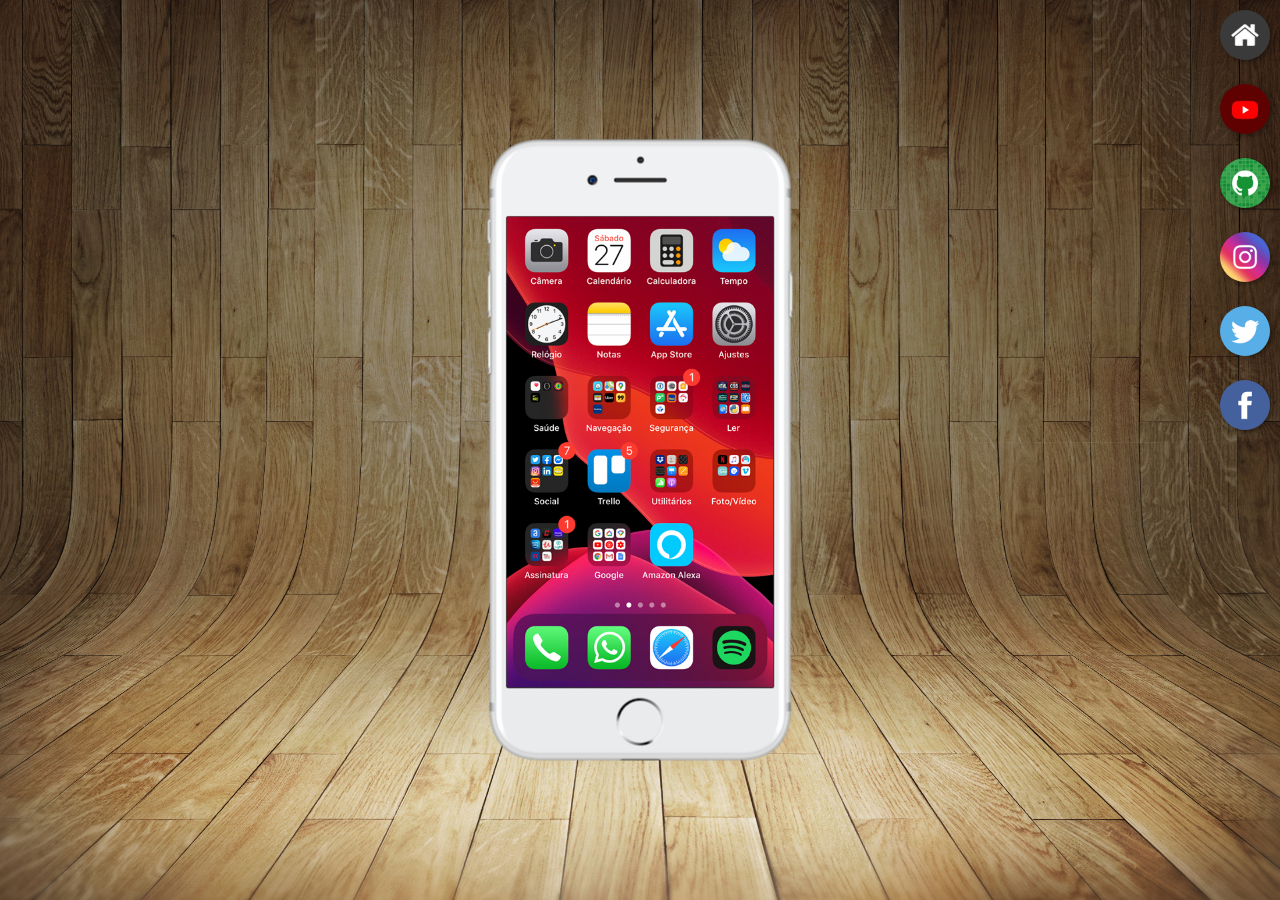
<file: index.html>
<!DOCTYPE html>
<html lang="pt-br">
<head>
    <meta charset="UTF-8">
    <meta http-equiv="X-UA-Compatible" content="IE=edge">
    <meta name="viewport" content="width=device-width, initial-scale=1.0">
    <title>Projeto Redes Sociais</title>
    <link rel="shortcut icon" href="favicon.ico" type="image/x-icon">
    <link rel="stylesheet" href="estilos/style.css">
</head>
<body>
    <main>
        <section id="telefone">
            <iframe src="home.html" name="tela" id="tela" frameborder="0">
                Seu navegador não é compatível com isso.
            </iframe>
        </section>
        <section id="redes-sociais">
            <a href="home.html" target="tela"><img src="imagens/logo-home.jpg" alt="Home"></a><br>
            <a href="youtube.html" target="tela"><img src="imagens/logo-youtube.jpg" alt="YouTube"></a><br>
            <a href="github.html" target="tela"><img src="imagens/logo-github.jpg" alt="GitHub"></a><br>
            <a href="#" target="tela"><img src="imagens/logo-instagram.jpg" alt="Instagram"></a><br>
            <a href="#" target="tela"><img src="imagens/logo-twitter.jpg" alt="Twitter"></a><br>
            <a href="#" target="tela"><img src="imagens/logo-facebook.jpg" alt="Facebook"></a>
        </section>
    </main>
</body>
</html>
</file>
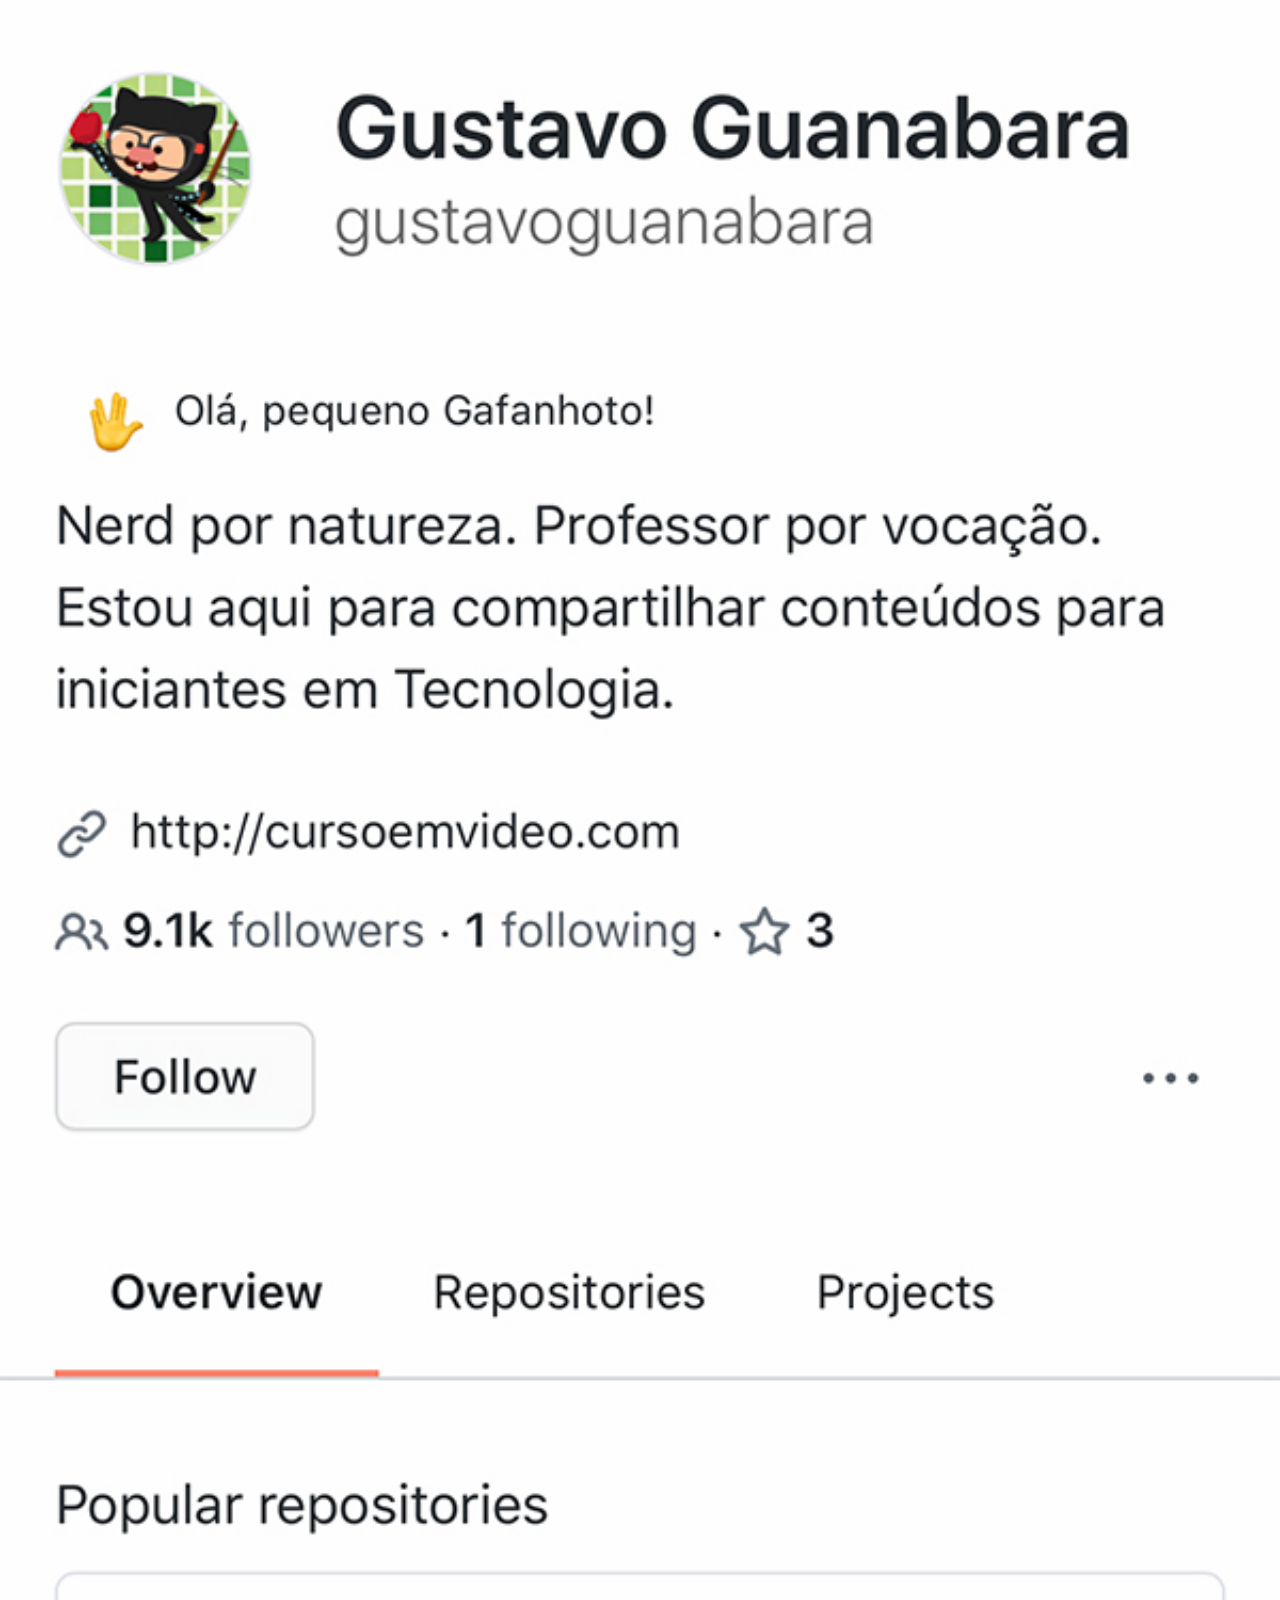
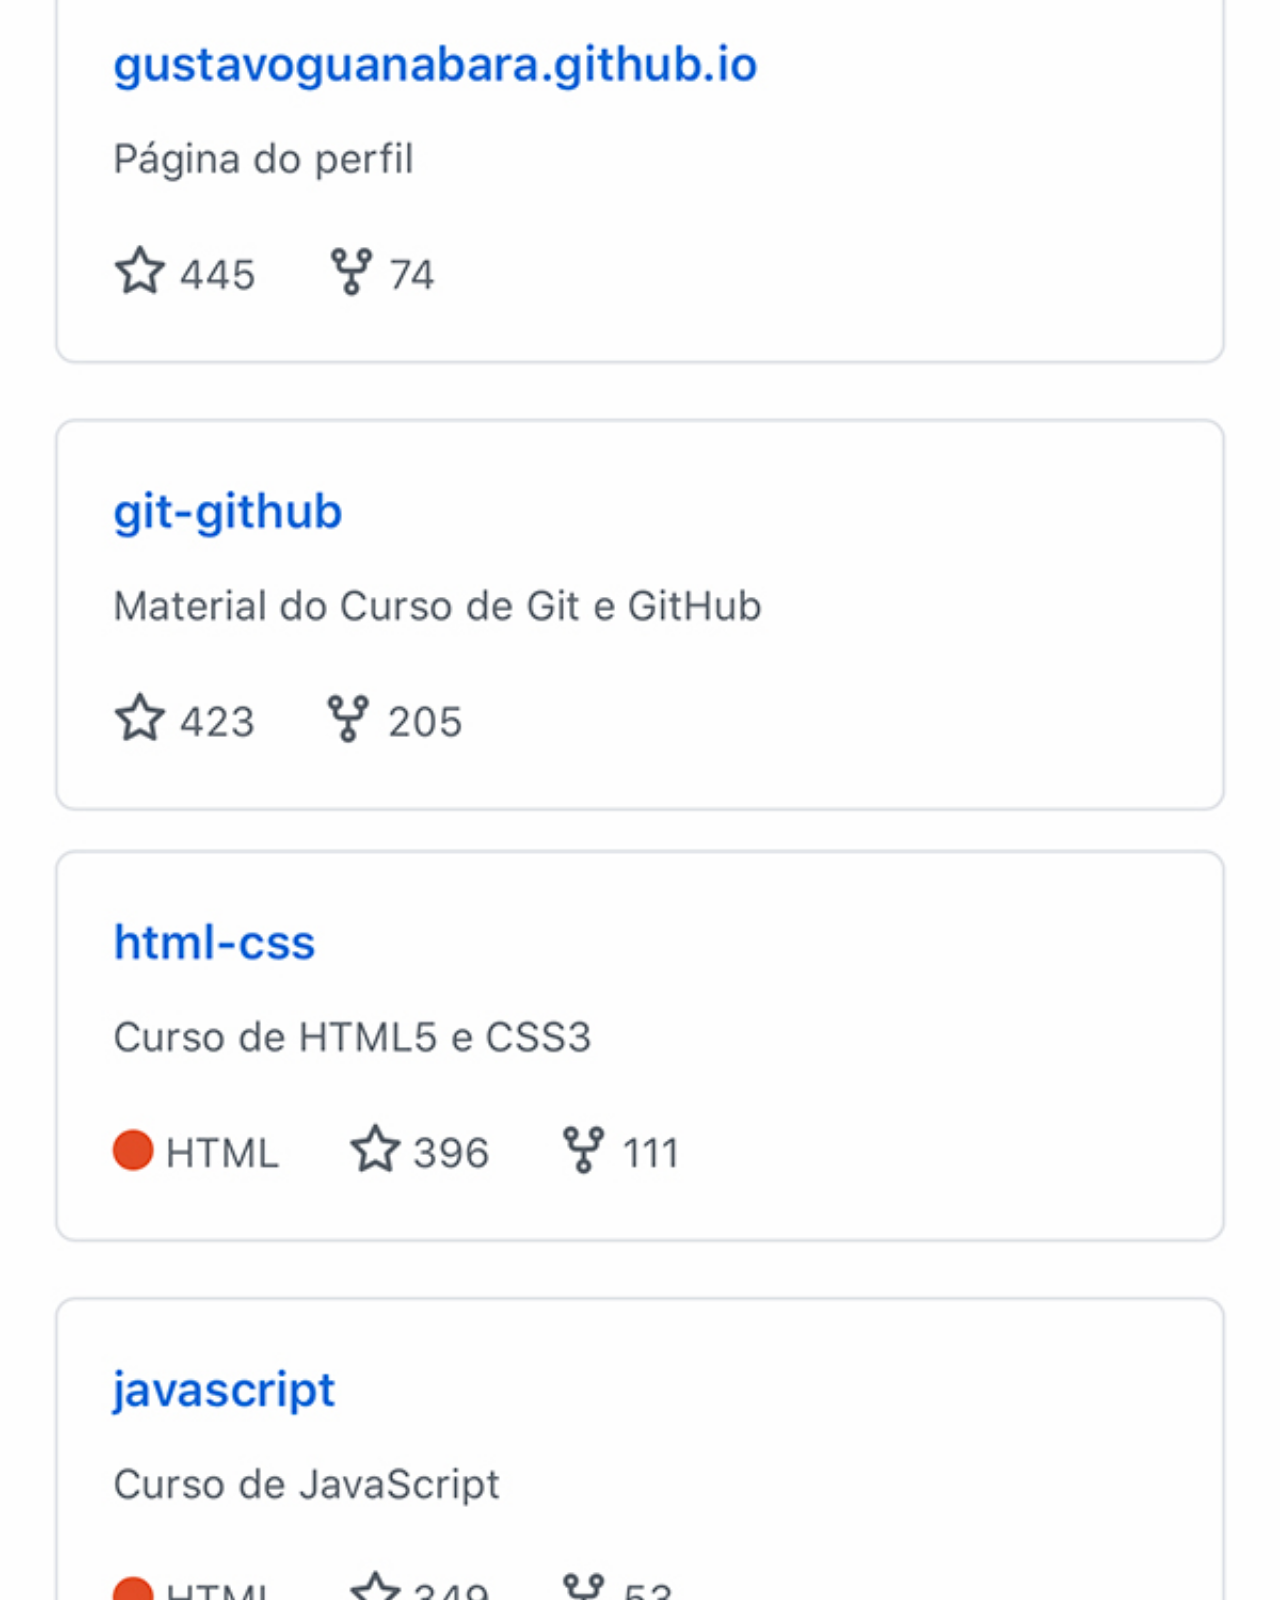
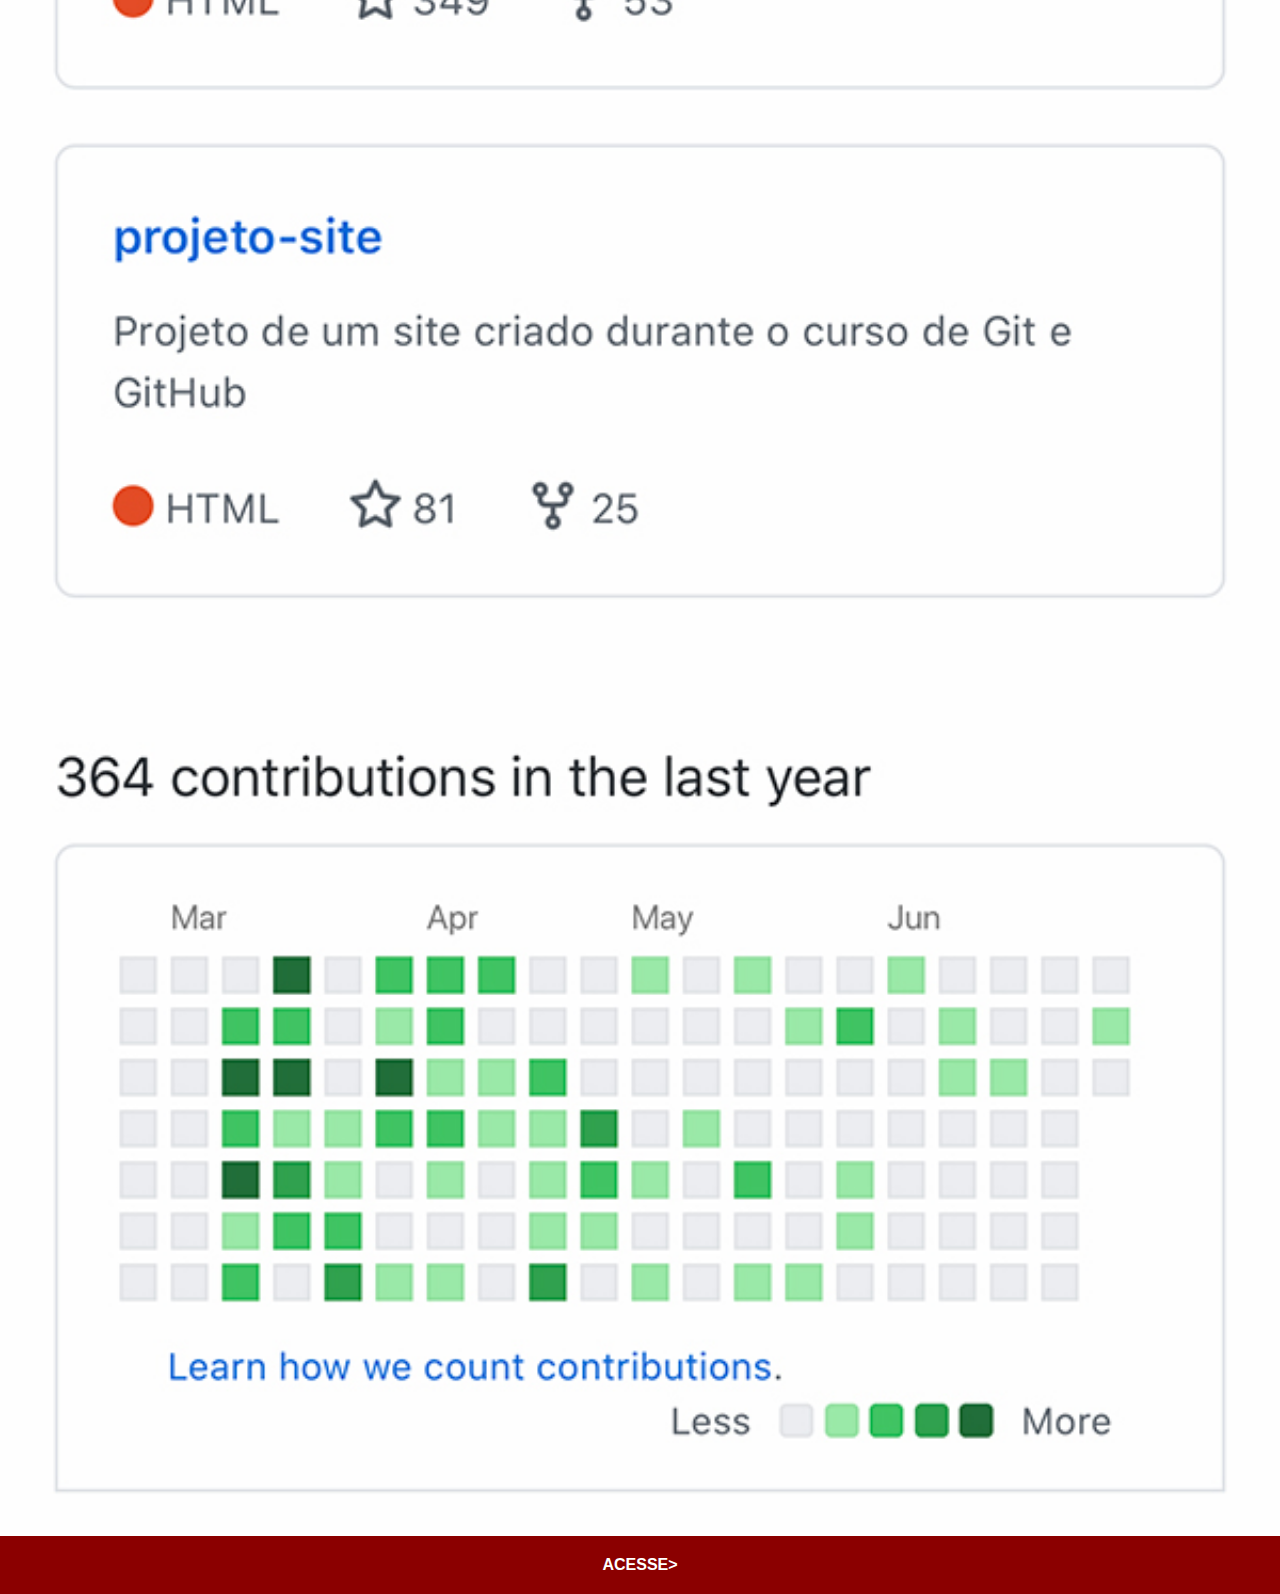
<file: github.html>
<!DOCTYPE html>
<html lang="pt-br">
<head>
    <meta charset="UTF-8">
    <meta http-equiv="X-UA-Compatible" content="IE=edge">
    <meta name="viewport" content="width=device-width, initial-scale=1.0">
    <title>GitHub</title>
    <link rel="stylesheet" href="estilos/social.css">
</head>
<body>
    <img src="imagens/tela-github.jpg" alt="GitHub">
    <a href="https://github.com/gustavoguanabara" target="_blank">ACESSE></a>
</body>
</html>
</file>
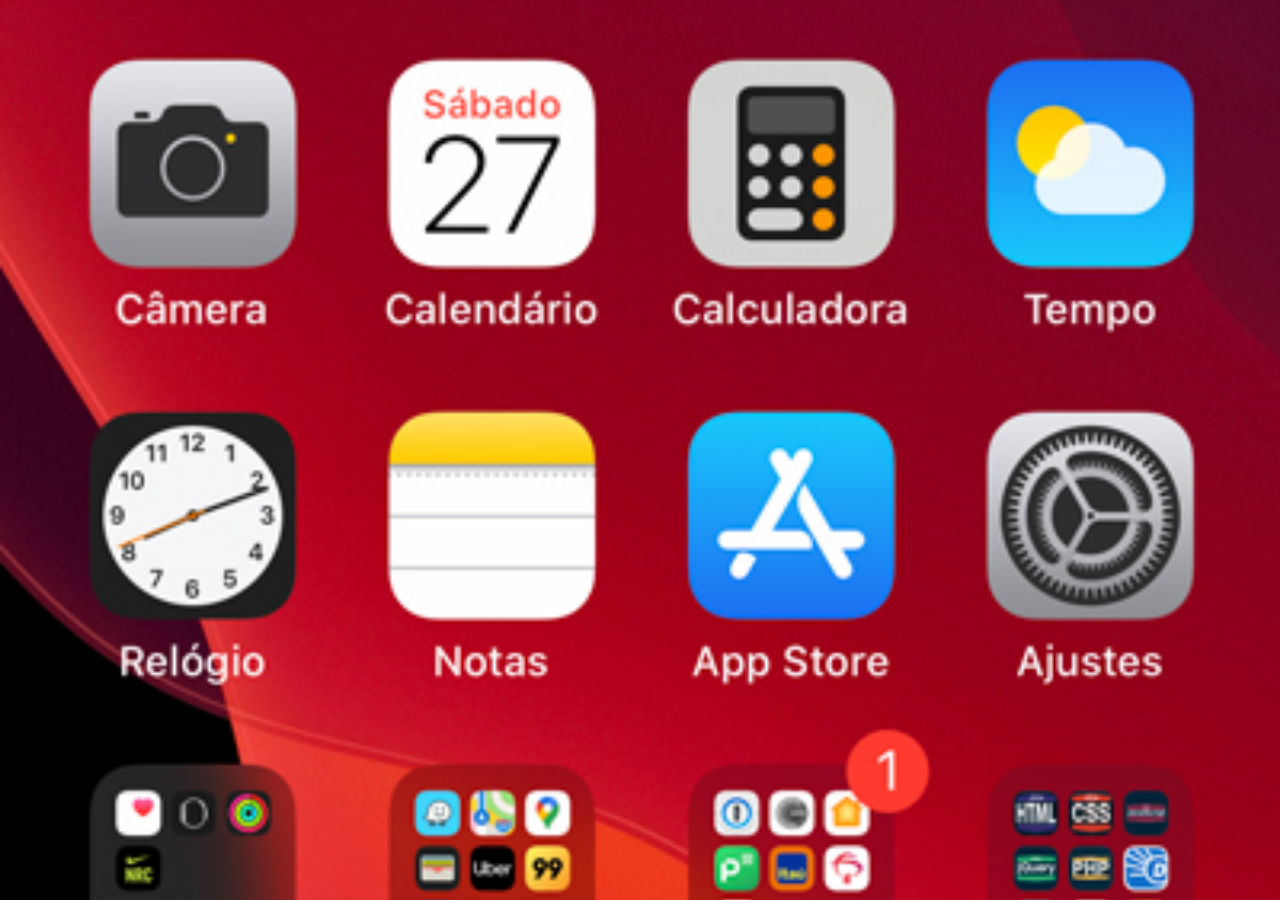
<file: home.html>
<!DOCTYPE html>
<html lang="pt-br">
<head>
    <meta charset="UTF-8">
    <meta http-equiv="X-UA-Compatible" content="IE=edge">
    <meta name="viewport" content="width=device-width, initial-scale=1.0">
    <title>home</title>
</head>
<style>
    *{
        margin: 0;
        padding: 0;
    }

    body{
        width: 100vw;
        height: 100vh;
        background: black url(imagens/tela-home.jpg) no-repeat top center;
        background-size: cover ;
    }
</style>

<body>
    
</body>
</html>
</file>
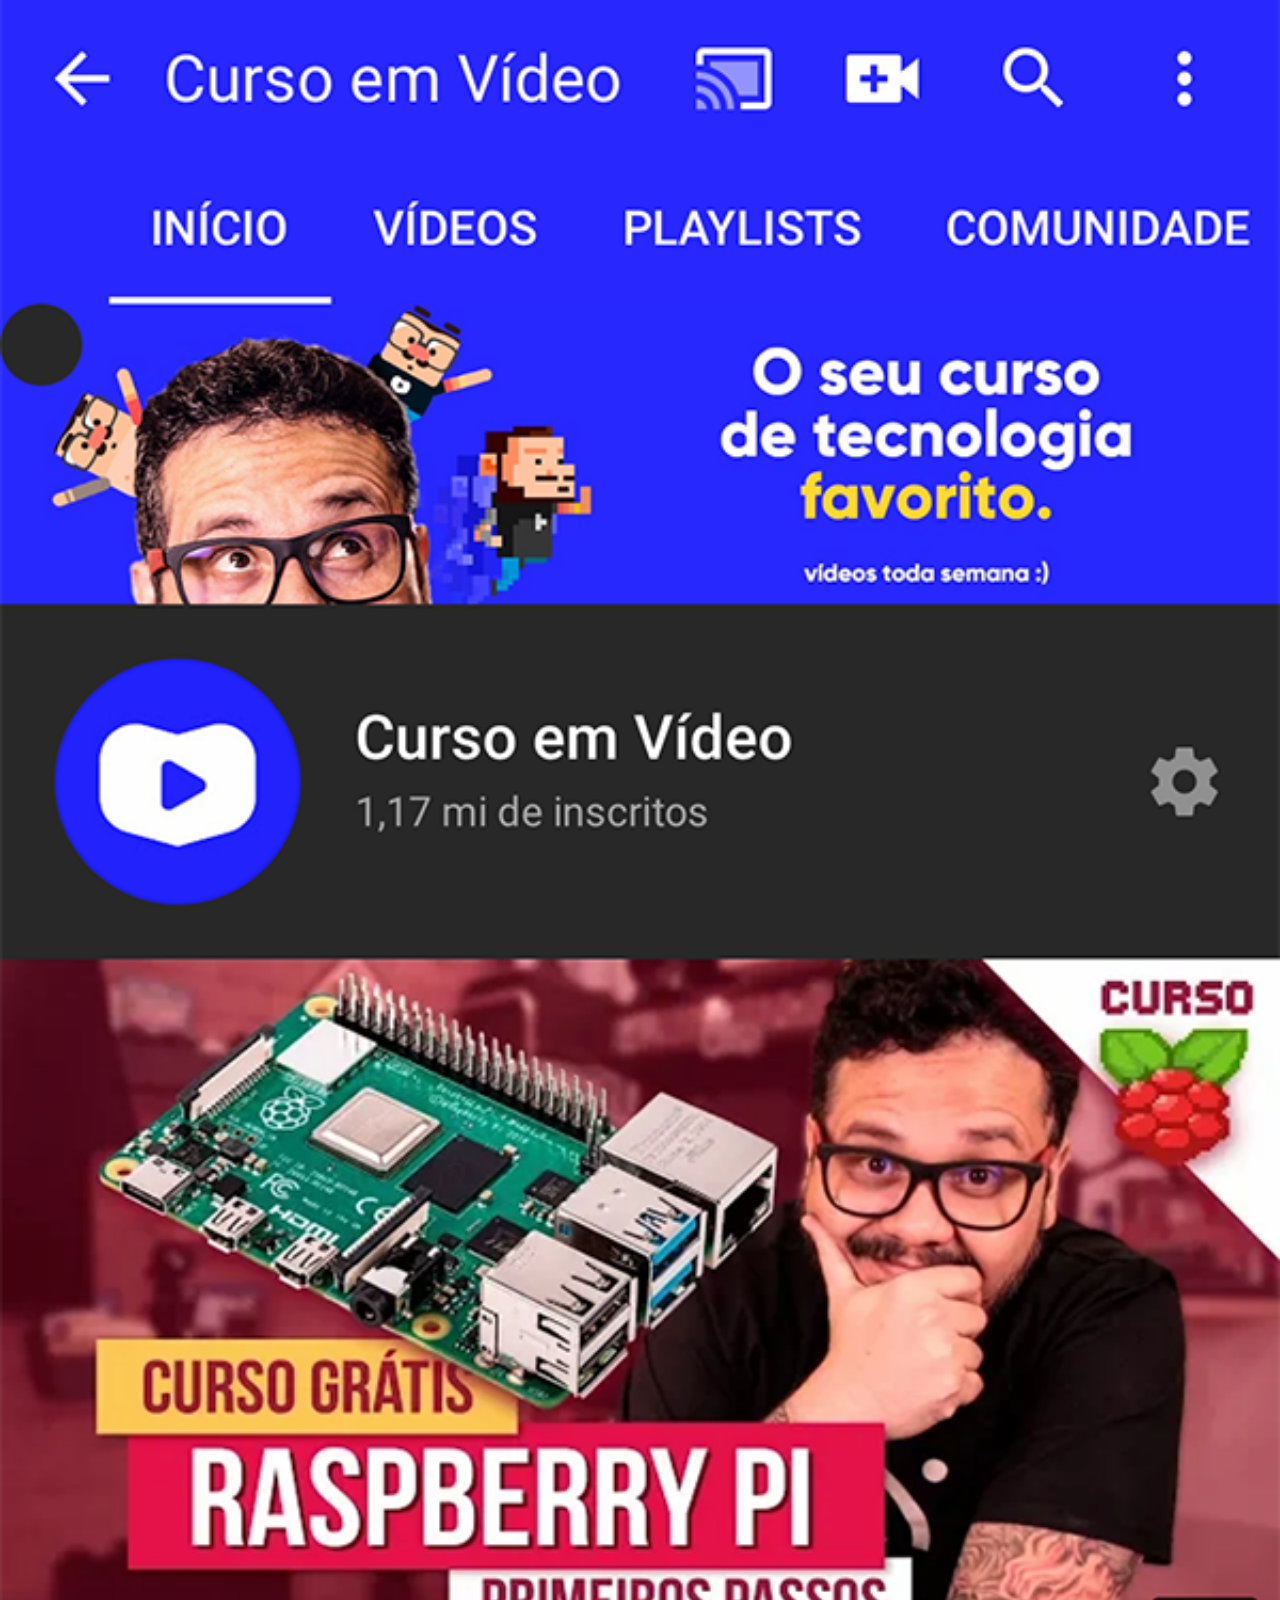
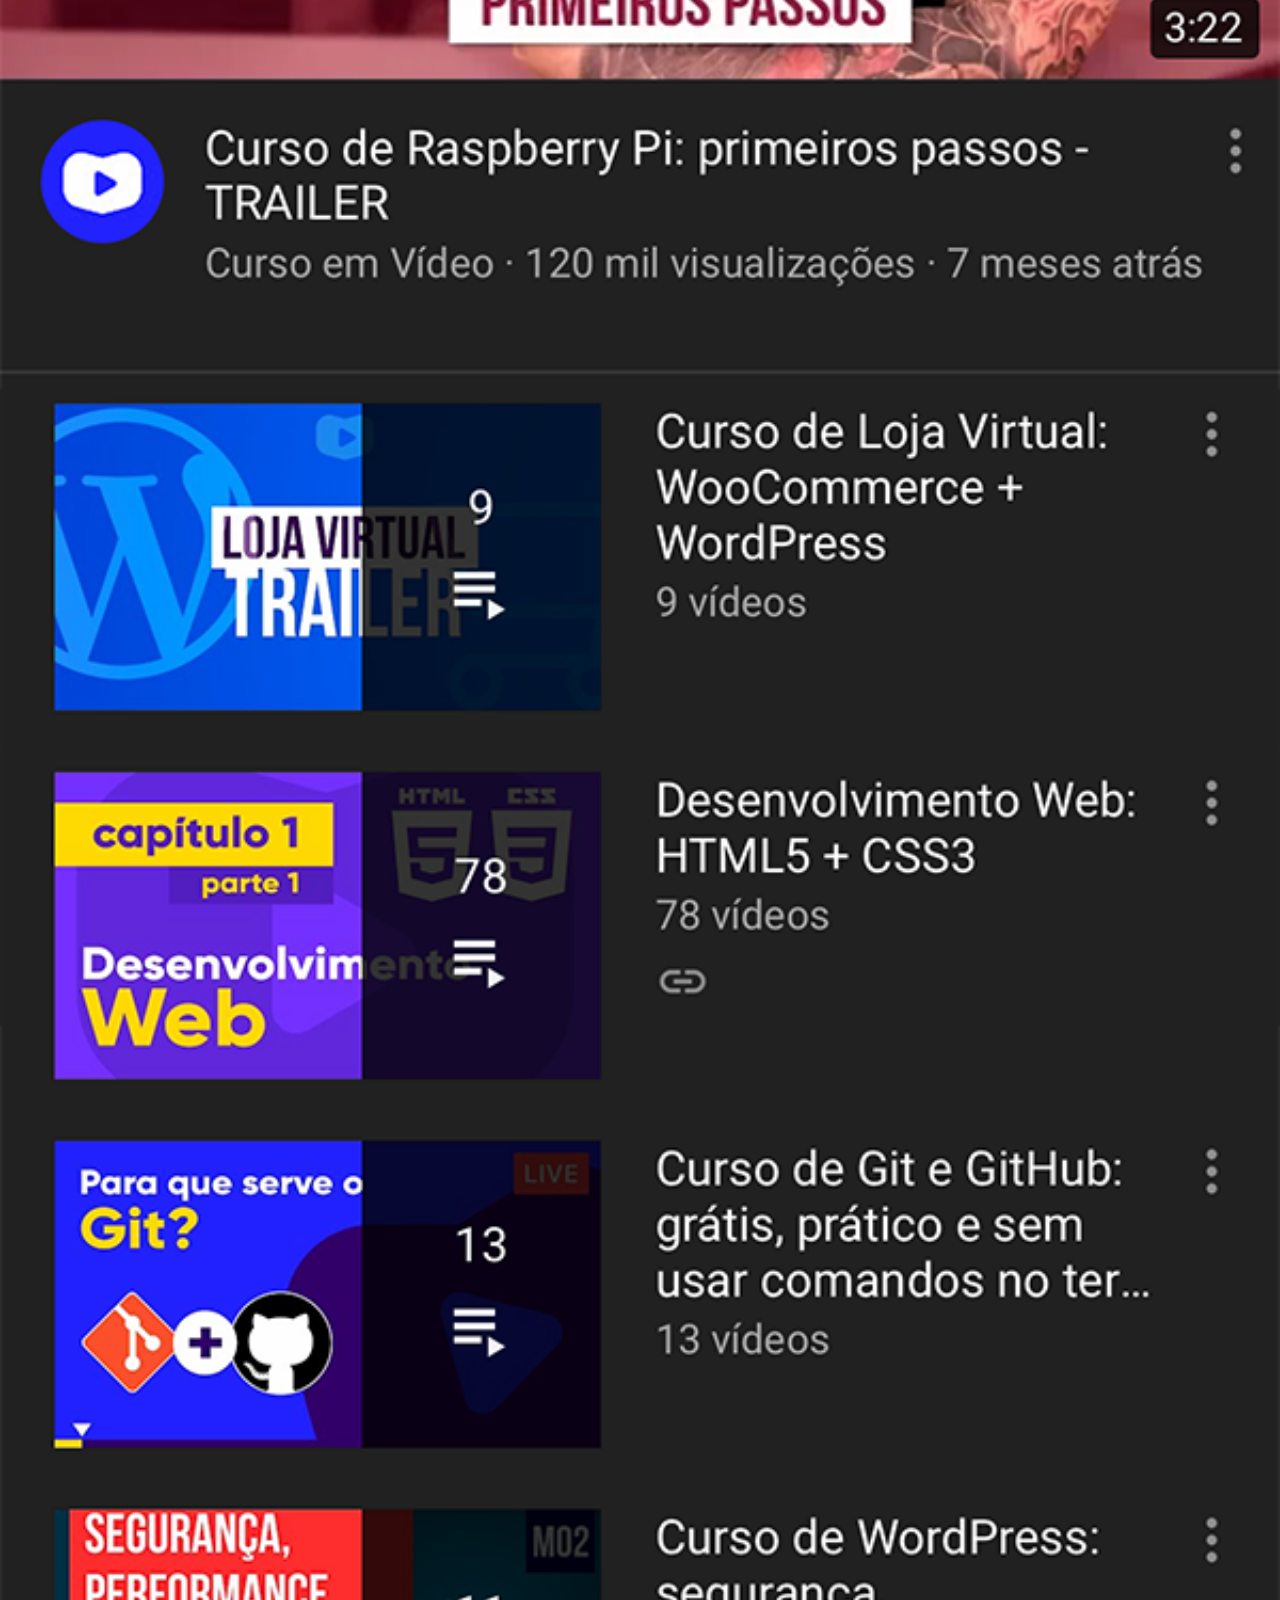
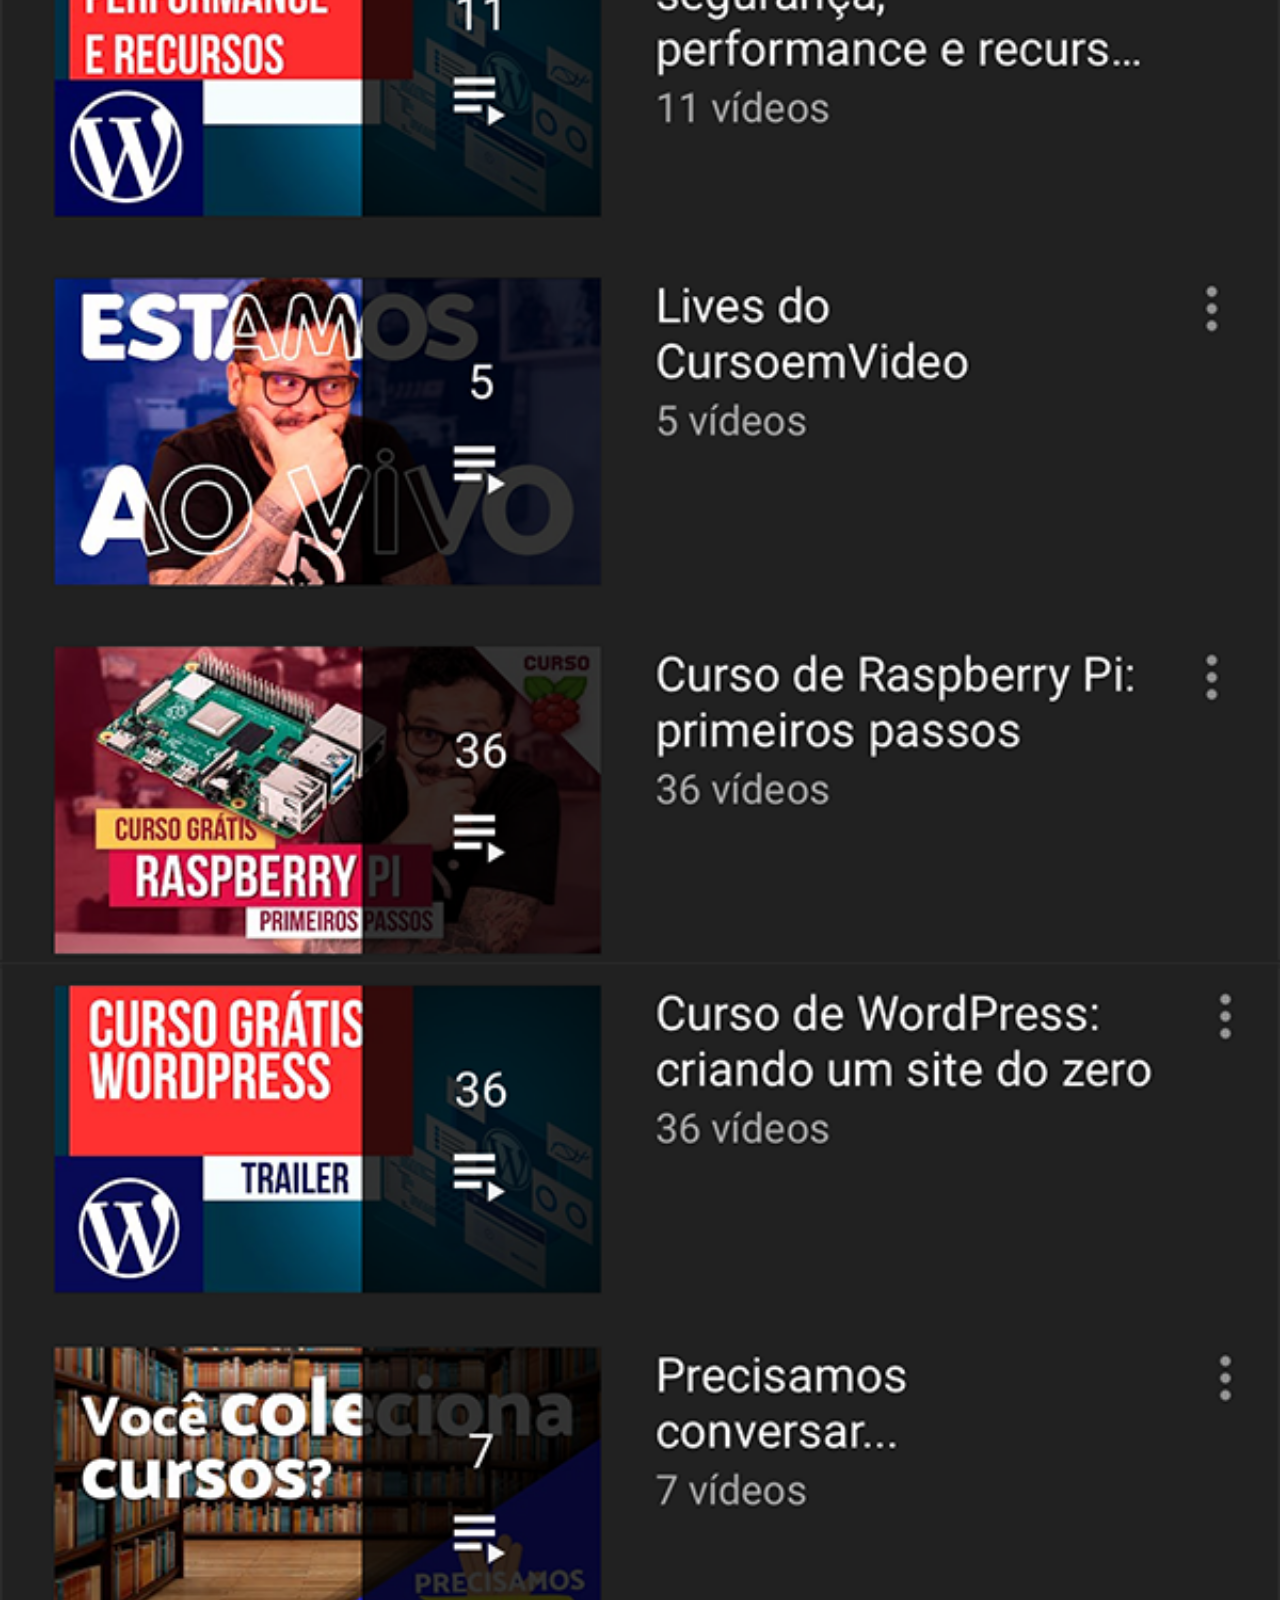
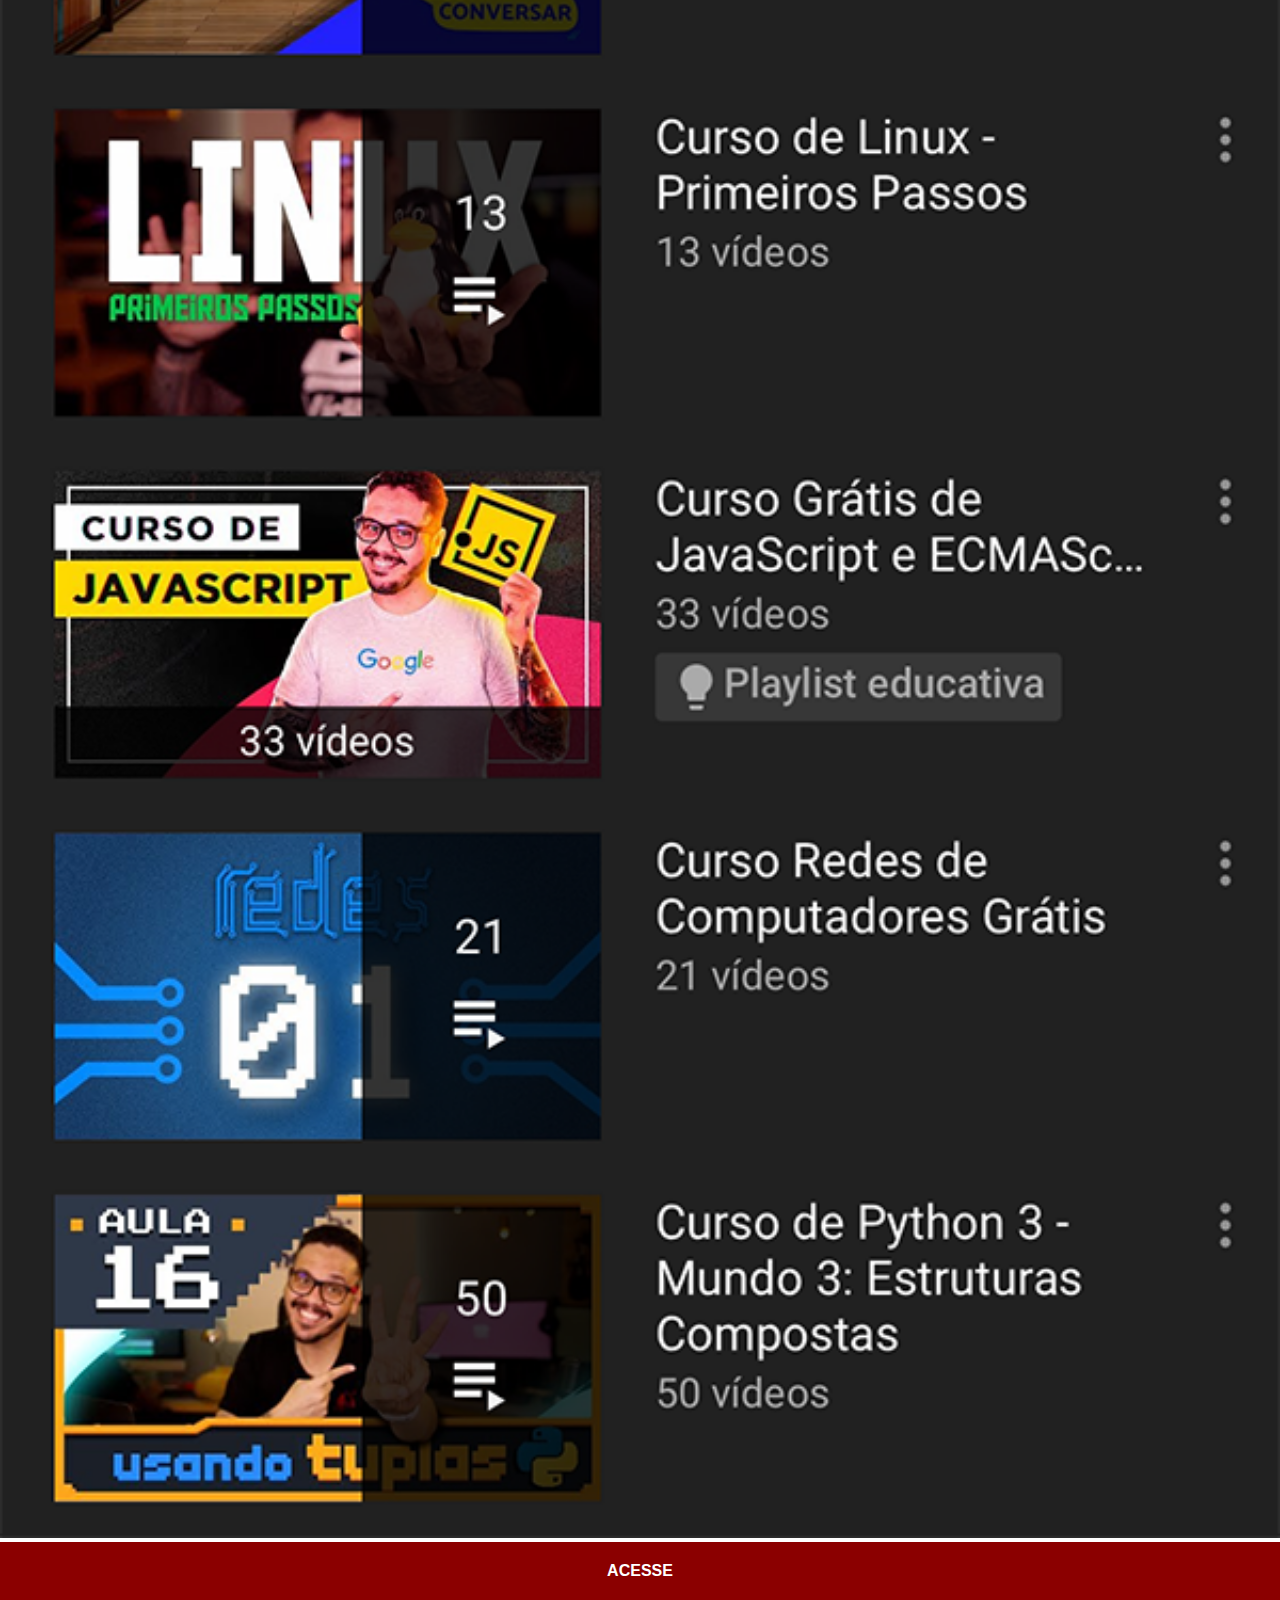
<file: youtube.html>
<!DOCTYPE html>
<html lang="pt-br">
<head>
    <meta charset="UTF-8">
    <meta http-equiv="X-UA-Compatible" content="IE=edge">
    <meta name="viewport" content="width=device-width, initial-scale=1.0">
    <title>Youtube</title>
    <link rel="stylesheet" href="estilos/social.css">
</head>
<body>
    <img src="imagens/tela-youtube.png" alt="Youtube">
    <a href="https://www.youtube.com/user/cursoemvideo/playlists" target="_blank">ACESSE</a>
</body>
</html>
</file>
<file: estilos/style.css>
@charset "UTF-8";

*{
    margin: 0;
    padding: 0;
}

html, body{
    height: 100vh;
    width: 100vw;
    background-color: black;
} 

body{
    background: url(../imagens/fundo-madeira.jpg) no-repeat top center;
    background-size: cover;
}

main{
    position: relative;
    height: 100vh;
    
}

#telefone{
    position: absolute;
    top: 50%;
    left: 50%;
    transform: translate(-50%, -50%);
    height: 627px;
    width: 311px;
    
    background: url(../imagens/frame-iphone.png) no-repeat;
}

iframe#tela{
    position: relative;
    top: 80px;
    left: 22px;
    height: 471px;
    width:267px;
}

section#redes-sociais{
    text-align: right;
}

section#redes-sociais img{
    width: 50px;
    height: 50px;
    margin: 10px;
    border-radius: 50%;
    box-shadow: 2px 2px 5px rgba(0, 0, 0, 0.384);
    box-sizing: border-box;
}

section#redes-sociais img:hover{
    border: 2px solid rgba(255, 255, 255, 0.589);
    transform: translate(-3px, -3px);
    box-shadow: 5px 5px 10px rgba(0, 0, 0, 0.61);
    transition: transform .3s; border .4s
}
</file>
<file: estilos/social.css>
@charset "UTF-8";

*{
    margin: 0px;
    padding: 0px;
    font-family: Arial, Helvetica, sans-serif;
}

::-webkit-scrollbar{
    width: 0px;
    height: 0px;
}

img{
    width: 100vw;

}

a{
    display: block;
    background-color: darkred;
    padding: 20px;
    text-align: center;
    font-weight: bolder;
    text-decoration: none;
    color: white;
}

a:hover{
    background-color: red ;
}
</file>
